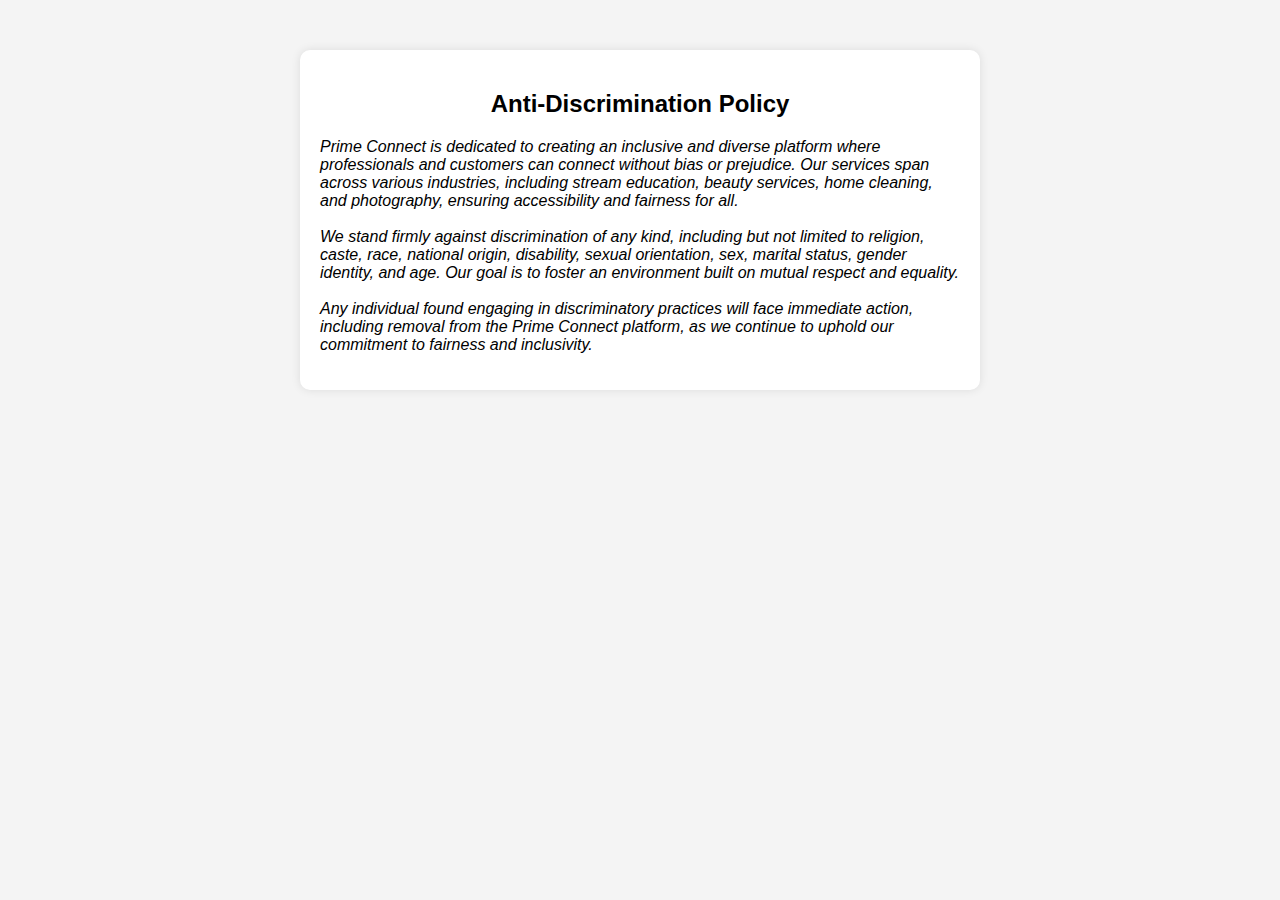
<file: antidis.html>
<!DOCTYPE html>
<html lang="en">
<head>
    <meta charset="UTF-8">
    <meta name="viewport" content="width=device-width, initial-scale=1.0">
    <title>Anti-Discrimination Policy</title>
    <style>
        body {
            font-family: Arial, sans-serif;
            margin: 0;
            padding: 0;
            background-color: #f4f4f4;
            text-align: center;
        }
        .container {
            width: 50%;
            margin: 50px auto;
            background: white;
            padding: 20px;
            border-radius: 10px;
            box-shadow: 0 0 10px rgba(0, 0, 0, 0.1);
        }
        .policy-text {
            text-align: left;
            font-style: italic;
        }
       
    </style>
</head>
<body>
    <div class="container">
        <h2>Anti-Discrimination Policy</h2>
        <p class="policy-text" id="policy">
            Prime Connect is dedicated to creating an inclusive and diverse platform where professionals and customers can connect without bias or prejudice. Our services span across various industries, including stream education, beauty services, home cleaning, and photography, ensuring accessibility and fairness for all. <br><br>
            We stand firmly against discrimination of any kind, including but not limited to religion, caste, race, national origin, disability, sexual orientation, sex, marital status, gender identity, and age. Our goal is to foster an environment built on mutual respect and equality. <br><br>
            Any individual found engaging in discriminatory practices will face immediate action, including removal from the Prime Connect platform, as we continue to uphold our commitment to fairness and inclusivity.
        </p>
    </div>

</body>
</html>
</file>
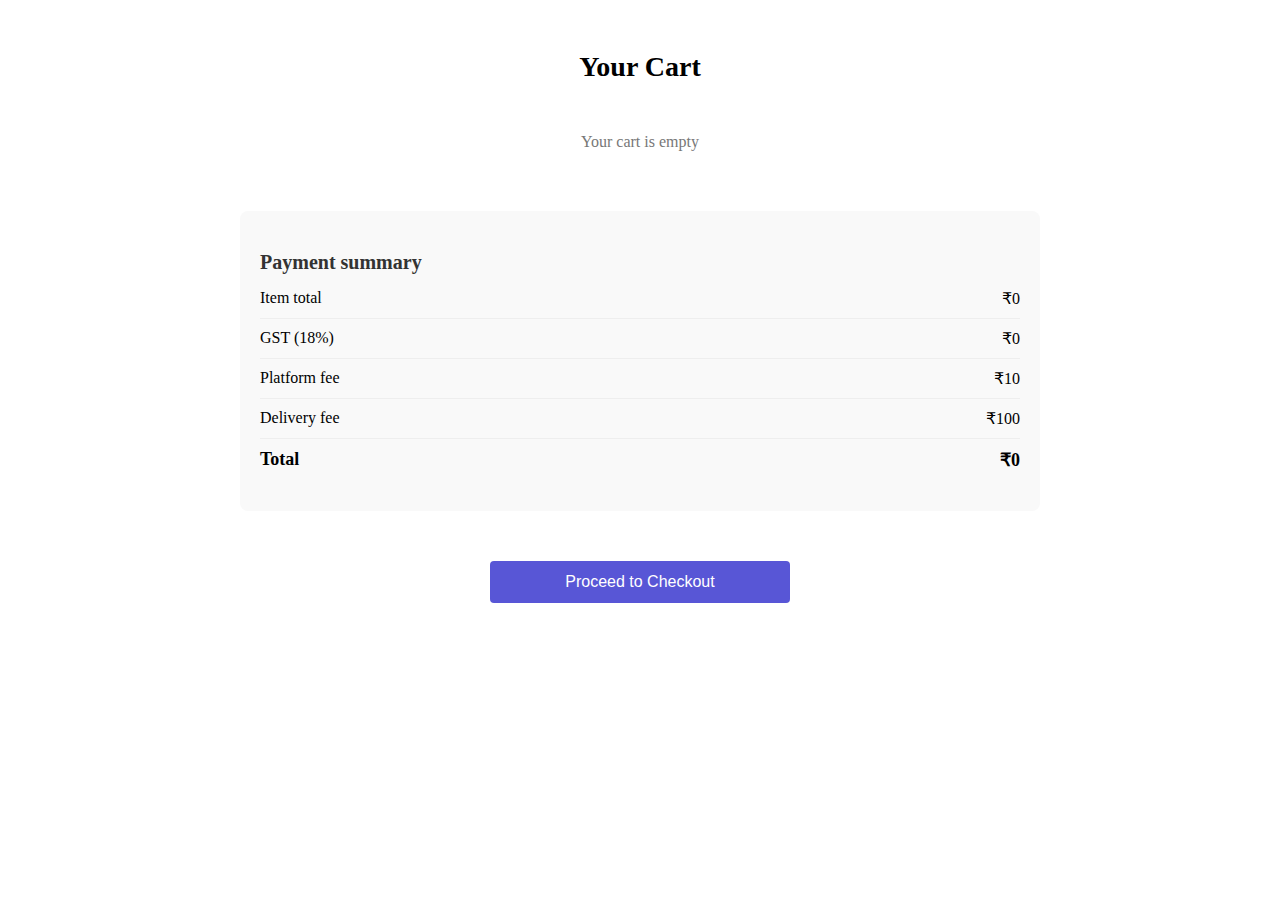
<file: cart.html>
<!DOCTYPE html>
<html lang="en">
<head>
    <meta charset="UTF-8">
    <meta name="viewport" content="width=device-width, initial-scale=1.0">
    <title>Your Cart</title>
    <link rel="stylesheet" href="common.css">
    <style>
        .cart-items {
            padding: 20px;
            max-width: 800px;
            margin: 0 auto;
        }

        .cart-items h2 {
            font-size: 28px;
            margin-bottom: 20px;
            text-align: center;
        }

        .cart-item {
            display: flex;
            justify-content: space-between;
            align-items: center;
            padding: 15px;
            border-bottom: 1px solid #eee;
        }

        .cart-item h3 {
            font-size: 18px;
            margin: 0;
            flex: 2;
        }

        .cart-item p {
            font-size: 16px;
            color: #5856D6;
            font-weight: bold;
            margin: 0;
            flex: 1;
            text-align: center;
        }
        .quantity-controls {
    display: flex;
    align-items: center;
    flex: 1;
    justify-content: flex-end;
}

    .quantity-btn {
        background-color: #f0f0f0; /* Light grey background */
        color: #5856D6; /* Purple color for the +/- symbols */
        border: none;
        width: 30px;
        height: 30px;
        border-radius: 4px; /* Square with slight rounding */
        font-size: 16px;
        cursor: pointer;
        display: flex;
        align-items: center;
        justify-content: center;
        margin: 0 5px;
        transition: all 0.2s ease;
    }

    .quantity-btn:hover {
        background-color: #e0e0e0; /* Slightly darker grey on hover */
        color: #4a45ba; /* Darker purple on hover */
    }

    .quantity {
        font-size: 16px;
        margin: 0 10px;
        min-width: 20px;
        text-align: center;
    }


        .payment-summary {
            margin-top: 30px;
            padding: 20px;
            background-color: #f9f9f9;
            border-radius: 8px;
        }

        .payment-summary h3 {
            font-size: 20px;
            margin-bottom: 15px;
            color: #333;
        }

        .summary-row {
            display: flex;
            justify-content: space-between;
            margin-bottom: 10px;
            padding-bottom: 10px;
            border-bottom: 1px solid #eee;
        }

        .summary-row.total {
            font-weight: bold;
            border-bottom: none;
            font-size: 18px;
        }

        .checkout-btn-container {
            text-align: center;
            margin-top: 30px;
        }

        #checkout-btn {
            background-color: #5856D6;
            color: white;
            border: none;
            padding: 12px 30px;
            border-radius: 4px;
            font-size: 16px;
            cursor: pointer;
            width: 100%;
            max-width: 300px;
        }

        #checkout-btn:hover {
            background-color: #4a45ba;
        }
        
        .empty-cart {
            text-align: center;
            padding: 30px;
            color: #777;
        }
    </style>
</head>
<body>
    <section class="cart-items">
        <h2>Your Cart</h2>
        <div id="cart-container"></div>
        
        <div class="payment-summary">
            <h3>Payment summary</h3>
            <div class="summary-row">
                <span>Item total</span>
                <span>₹<span id="item-total">0</span></span>
            </div>
            <div class="summary-row">
                <span>GST (18%)</span>
                <span>₹<span id="gst-amount">0</span></span>
            </div>
            <div class="summary-row">
                <span>Platform fee</span>
                <span>₹10</span>
            </div>
            <div class="summary-row">
                <span>Delivery fee</span>
                <span>₹100</span>
            </div>
            <div class="summary-row total">
                <span>Total</span>
                <span>₹<span id="total-amount">0</span></span>
            </div>
        </div>
        
        <div class="checkout-btn-container">
            <button id="checkout-btn" onclick="window.location.href='checkout.html'">Proceed to Checkout</button>
        </div>
    </section>

    <script>
        // Initialize cart if it doesn't exist
        if (!localStorage.getItem('cart')) {
            localStorage.setItem('cart', JSON.stringify([]));
        }

        // Display cart items
        function displayCartItems() {
            const cart = JSON.parse(localStorage.getItem('cart'));
            const cartContainer = document.getElementById('cart-container');
            const itemTotalElement = document.getElementById('item-total');
            const gstAmountElement = document.getElementById('gst-amount');
            const totalAmountElement = document.getElementById('total-amount');
            
            if (cart.length === 0) {
                cartContainer.innerHTML = '<p class="empty-cart">Your cart is empty</p>';
                itemTotalElement.textContent = '0';
                gstAmountElement.textContent = '0';
                totalAmountElement.textContent = '0';
                return;
            }
            
            // Group items by name and calculate quantities
            const groupedItems = {};
            cart.forEach(item => {
                if (!groupedItems[item.name]) {
                    groupedItems[item.name] = {
                        price: item.price,
                        quantity: 1
                    };
                } else {
                    groupedItems[item.name].quantity++;
                }
            });
            
            let itemTotal = 0;
            cartContainer.innerHTML = '';
            
            Object.keys(groupedItems).forEach(name => {
                const item = groupedItems[name];
                const itemElement = document.createElement('div');
                itemElement.className = 'cart-item';
                
                itemElement.innerHTML = `
                    <h3>${name}</h3>
                    <p>₹${item.price}</p>
                    <div class="quantity-controls">
                        <button class="quantity-btn minus" data-name="${name}">-</button>
                        <span class="quantity">${item.quantity}</span>
                        <button class="quantity-btn plus" data-name="${name}">+</button>
                    </div>
                `;
                
                cartContainer.appendChild(itemElement);
                itemTotal += item.price * item.quantity;
            });
            
            // Add event listeners to quantity buttons
            document.querySelectorAll('.quantity-btn.plus').forEach(btn => {
                btn.addEventListener('click', function() {
                    const itemName = this.getAttribute('data-name');
                    addToCart(itemName, groupedItems[itemName].price);
                });
            });
            
            document.querySelectorAll('.quantity-btn.minus').forEach(btn => {
                btn.addEventListener('click', function() {
                    const itemName = this.getAttribute('data-name');
                    removeFromCart(itemName);
                });
            });
            
            // Calculate GST (18% of item total)
            const gstAmount = itemTotal * 0.18;
            const platformFee = 100;
            const deliveryFee = 10;
            const totalAmount = itemTotal + gstAmount + platformFee + deliveryFee;
            
            // Update all amounts
            itemTotalElement.textContent = itemTotal.toFixed(2);
            gstAmountElement.textContent = gstAmount.toFixed(2);
            totalAmountElement.textContent = totalAmount.toFixed(2);
        }
       
        // Remove one quantity of item from cart
        function removeFromCart(name) {
            const cart = JSON.parse(localStorage.getItem('cart'));
            
            // Find the last occurrence of the item and remove it
            for (let i = cart.length - 1; i >= 0; i--) {
                if (cart[i].name === name) {
                    cart.splice(i, 1);
                    break;
                }
            }
            
            localStorage.setItem('cart', JSON.stringify(cart));
            displayCartItems();
        }
        
        // Add item to cart
        function addToCart(name, price) {
            const cart = JSON.parse(localStorage.getItem('cart')) || [];
            
            // Ensure price is properly converted to number
            const numericPrice = typeof price === 'string' ? 
                                parseFloat(price.replace(/[^0-9.]/g, '')) : 
                                Number(price);
            
            cart.push({ 
                name, 
                price: numericPrice 
            });
            
            localStorage.setItem('cart', JSON.stringify(cart));
            displayCartItems();
        }
        
        // Initialize cart display
        document.addEventListener('DOMContentLoaded', function() {
            displayCartItems();
        });
    </script>
</body>
</html>
</file>
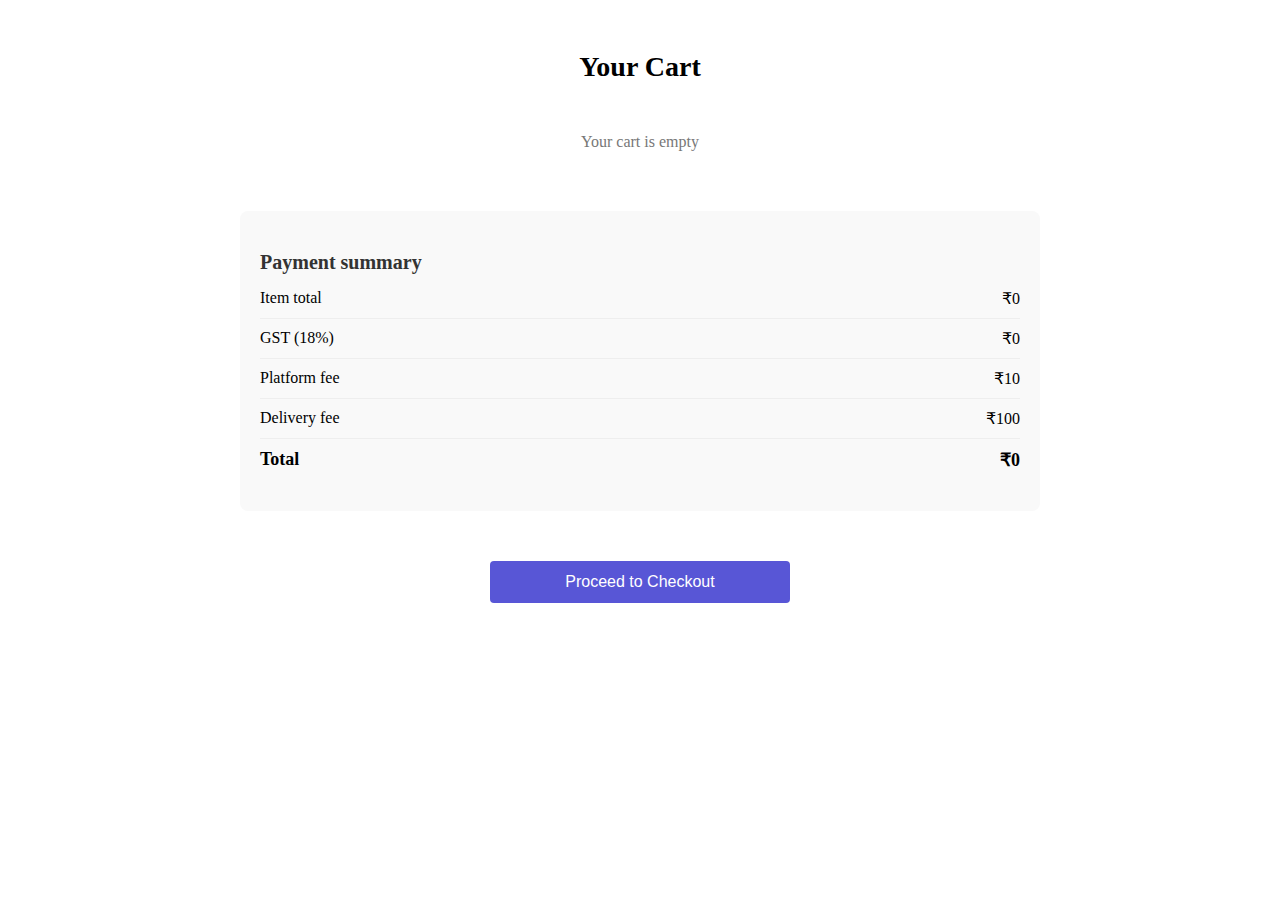
<file: checkout.html>
<!DOCTYPE html>
<html lang="en">
<head>
    <meta charset="UTF-8">
    <meta name="viewport" content="width=device-width, initial-scale=1.0">
    <title>Checkout</title>
    <link rel="stylesheet" href="common.css">
    <style>
        .checkout-container {
            max-width: 800px;
            margin: 20px auto;
            padding: 20px;
        }
        
        .checkout-steps {
            display: flex;
            justify-content: space-between;
            margin-bottom: 30px;
        }
        
        .step {
            flex: 1;
            text-align: center;
            padding: 10px;
            color: #777;
            border-bottom: 2px solid #ddd;
        }
        
        .step.active {
            color: #5856D6;
            border-bottom: 2px solid #5856D6;
            font-weight: bold;
        }
        
        .form-group {
            margin-bottom: 20px;
        }
        
        .form-group label {
            display: block;
            margin-bottom: 5px;
            font-weight: bold;
        }
        
        .form-group input, 
        .form-group textarea {
            width: 100%;
            padding: 10px;
            border: 1px solid #ddd;
            border-radius: 4px;
            box-sizing: border-box;
        }
        
        .form-group textarea {
            height: 100px;
        }
        
        .payment-summary {
            margin-top: 30px;
            padding: 20px;
            background-color: #f9f9f9;
            border-radius: 8px;
        }
        
        .payment-summary h3 {
            font-size: 20px;
            margin-bottom: 15px;
            color: #333;
        }
        
        .summary-row {
            display: flex;
            justify-content: space-between;
            margin-bottom: 10px;
            padding-bottom: 10px;
            border-bottom: 1px solid #eee;
        }
        
        .summary-row.total {
            font-weight: bold;
            border-bottom: none;
            font-size: 18px;
        }
        
        button[type="button"] {
            background-color: #5856D6;
            color: white;
            border: none;
            padding: 12px 30px;
            border-radius: 4px;
            font-size: 16px;
            cursor: pointer;
            width: 100%;
            max-width: 300px;
            display: block;
            margin: 30px auto 0;
        }
        
        button[type="button"]:hover {
            background-color: #4a45ba;
        }
        
        .order-item {
            padding: 10px 0;
            border-bottom: 1px solid #eee;
        }
    </style>
</head>
<body>
    <section class="checkout-container">
        <h2>Checkout</h2>
        <div class="checkout-steps">
            <div class="step active" onclick="navigateToStep(1)">1. Shipping Information</div>
            <div class="step" onclick="navigateToStep(2)">2. Payment</div>
            <div class="step" onclick="navigateToStep(3)">3. Confirmation</div>
        </div>
        
        <form id="checkout-form">
            <div class="form-group">
                <label for="name">Full Name</label>
                <input type="text" id="name" required>
            </div>
            
            <div class="form-group">
                <label for="email">Email</label>
                <input type="email" id="email" required>
            </div>
            
            <div class="form-group">
                <label for="address">Shipping Address</label>
                <textarea id="address" required></textarea>
            </div>
            
            <div class="form-group">
                <label for="phone">Phone Number</label>
                <input type="tel" id="phone" required>
            </div>
            
            <div class="payment-summary">
                <h3>Order Summary</h3>
                <div id="order-items"></div>
                
                <h3>Payment Summary</h3>
                <div class="summary-row">
                    <span>Item total</span>
                    <span>₹<span id="item-total">0</span></span>
                </div>
                <div class="summary-row">
                    <span>GST (18%)</span>
                    <span>₹<span id="gst-amount">0</span></span>
                </div>
                <div class="summary-row">
                    <span>Platform fee</span>
                    <span>₹100</span>
                </div>
                <div class="summary-row">
                    <span>Delivery fee</span>
                    <span>₹10</span>
                </div>
                <div class="summary-row total">
                    <span>Total</span>
                    <span>₹<span id="total-amount">0</span></span>
                </div>
            </div>
            
            <button type="button" onclick="proceedToPayment()">Proceed to Payment</button>
        </form>
    </section>

    <script>
        // Display order items and calculate payment summary
        function displayOrderSummary() {
            const cart = JSON.parse(localStorage.getItem('cart')) || [];
            const orderItems = document.getElementById('order-items');
            const itemTotalElement = document.getElementById('item-total');
            const gstAmountElement = document.getElementById('gst-amount');
            const totalAmountElement = document.getElementById('total-amount');

            if (!cart || cart.length === 0) {
                window.location.href = 'cart.html';
                return;
            }

            let itemTotal = 0;
            orderItems.innerHTML = '';

            cart.forEach(item => {
                // Ensure price is treated as a number
                const price = typeof item.price === 'string' ?
                                    parseFloat(item.price.replace(/[^0-9.]/g, '')) :
                                    Number(item.price);

                const itemElement = document.createElement('div');
                itemElement.className = 'order-item';
                itemElement.innerHTML = `
                    <p>${item.name} - ₹${price.toFixed(2)}</p>
                `;
                orderItems.appendChild(itemElement);
                itemTotal += price;
            });

            // Calculate GST (18% of item total)
            const gstAmount = itemTotal * 0.18;
            const platformFee = 100;
            const deliveryFee = 10;
            const totalAmount = itemTotal + gstAmount + platformFee + deliveryFee;
            
            // Update all amounts
            itemTotalElement.textContent = itemTotal.toFixed(2);
            gstAmountElement.textContent = gstAmount.toFixed(2);
            totalAmountElement.textContent = totalAmount.toFixed(2);
            
            // Store the total in localStorage for the payment page
            localStorage.setItem('cartTotal', totalAmount.toFixed(2));
        }
       
        // Proceed to payment page
        function proceedToPayment() {
            const form = document.getElementById('checkout-form');
            if (form.checkValidity()) {
                // Save shipping info to localStorage
                const shippingInfo = {
                    name: document.getElementById('name').value,
                    email: document.getElementById('email').value,
                    address: document.getElementById('address').value,
                    phone: document.getElementById('phone').value
                };
                localStorage.setItem('shippingInfo', JSON.stringify(shippingInfo));
                
                window.location.href = 'payment.html';
            } else {
                form.reportValidity();
            }
        }
        
        // Initialize page
        document.addEventListener('DOMContentLoaded', function() {
            displayOrderSummary();
        });
        function navigateToStep(stepNumber) {
    // Determine current page
    const currentPage = window.location.pathname.split('/').pop();
    
    // Don't navigate if clicking the current active step
    if ((currentPage === 'checkout.html' && stepNumber === 1) ||
        (currentPage === 'payment.html' && stepNumber === 2) ||
        (currentPage === 'confirmation.html' && stepNumber === 3)) {
        return;
    }
    
    // Navigation logic
    switch(stepNumber) {
        case 1:
            // Only allow going back to checkout from payment
            if (currentPage === 'payment.html' || currentPage === 'confirmation.html') {
                window.location.href = 'checkout.html';
            }
            break;
        case 2:
            // Only allow going to payment from checkout or back from confirmation
            if (currentPage === 'checkout.html') {
                // Validate form before proceeding
                const form = document.getElementById('checkout-form');
                if (form.checkValidity()) {
                    proceedToPayment(); // Use your existing function
                } else {
                    form.reportValidity();
                }
            } else if (currentPage === 'confirmation.html') {
                window.location.href = 'payment.html';
            }
            break;
        case 3:
            // Only allow going to confirmation from payment
            if (currentPage === 'payment.html') {
                proceedToPay(); // Use your existing function
            }
            break;
    }
}
    </script>
</body>
</html>
</file>
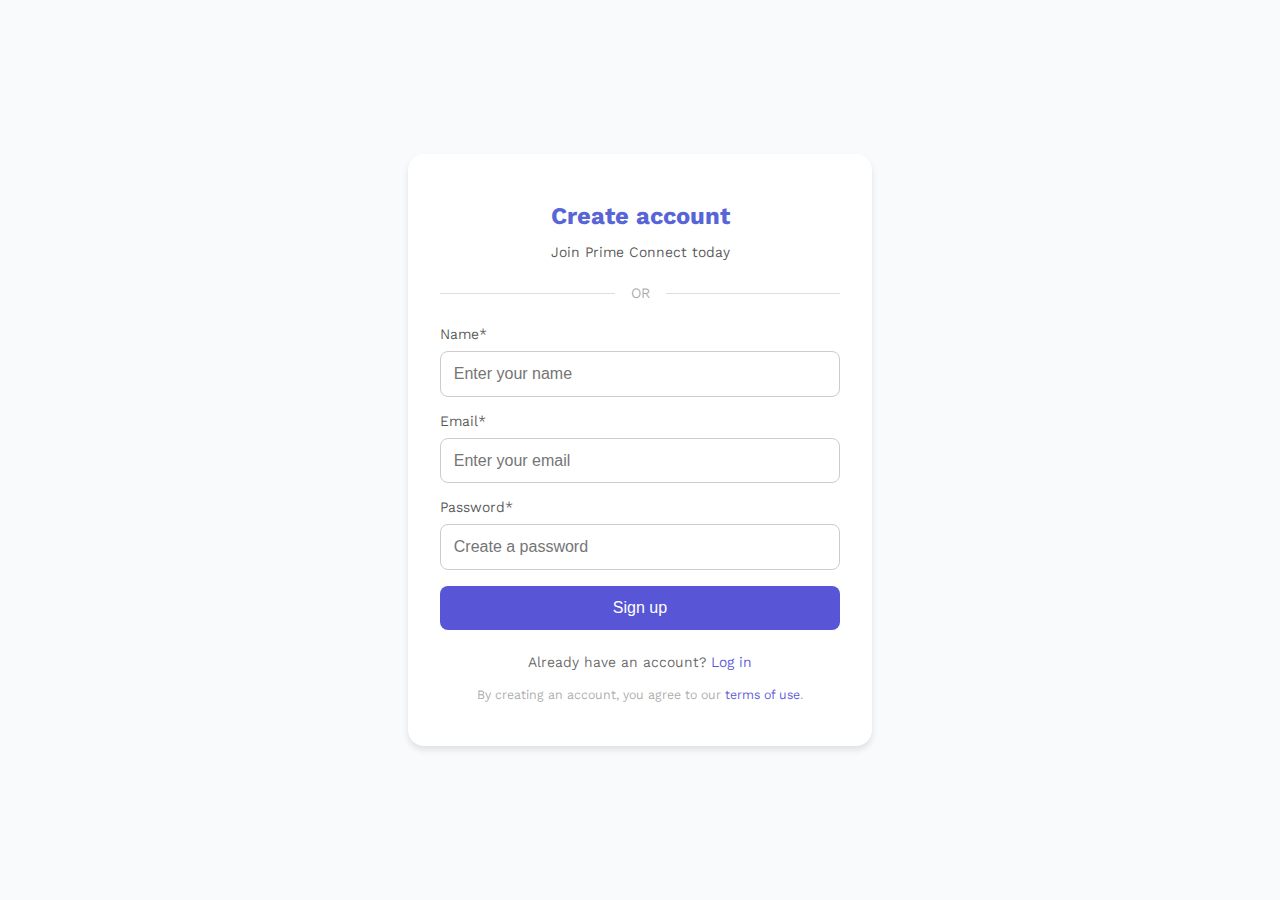
<file: createacc.html>
<!DOCTYPE html>
<html lang="en">
<head>
    <meta charset="UTF-8">
    <meta name="viewport" content="width=device-width, initial-scale=1.0">
    <title>Create Account</title>
    <style>
        @import url('https://fonts.googleapis.com/css2?family=Inter:ital,opsz,wght@0,14..32,100..900;1,14..32,100..900&family=Kantumruy+Pro:ital,wght@0,100..700;1,100..700&family=Noto+Sans+Gurmukhi:wght@100..900&display=swap');
        @import url('https://fonts.googleapis.com/css2?family=Inter:ital,opsz,wght@0,14..32,100..900;1,14..32,100..900&family=Kantumruy+Pro:ital,wght@0,100..700;1,100..700&family=Libre+Caslon+Text:ital,wght@0,400;0,700;1,400&family=Noto+Sans+Gurmukhi:wght@100..900&display=swap');   
        
        body {
            background-color: #f9fafb;
            display: flex;
            justify-content: center;
            align-items: center;
            height: 100vh;
            margin: 0;
            font-family: 'Kantumruy Pro', sans-serif;
        }
        
        p {
            font-family: 'Kantumruy Pro', sans-serif;
        }
        
        .signup-card {
            background: #ffffff;
            padding: 2rem;
            border-radius: 16px;
            box-shadow: 0 4px 6px rgba(0, 0, 0, 0.1);
            max-width: 400px;
            width: 100%;
            text-align: center;
        }

        .header h1 {
            font-size: 1.5rem;
            margin-bottom: 0.5rem;
            color: #5865d6;
        }

        .header p {
            font-size: 0.9rem;
            color: #555;
            margin-bottom: 1.5rem;
        }

        .form-group {
            margin-bottom: 1rem;
            text-align: left;
        }

        .form-group label {
            font-size: 0.9rem;
            margin-bottom: 0.5rem;
            display: block;
            color: #555;
        }

        .input-field {
            width: 93%;
            padding: 0.8rem;
            border: 1px solid #ccc;
            border-radius: 8px;
            font-size: 1rem;
            outline: none;
        }

        .input-field:focus {
            border-color: #5856d6;
            box-shadow: 0 0 0 2px rgba(88, 86, 214, 0.2);
        }

        .input-field.error {
            border-color: #ff0000;
        }

        .error-message {
            color: #ff0000;
            font-size: 0.8rem;
            margin-top: 0.3rem;
            display: none;
        }

        .btn-signup {
            width: 100%;
            padding: 0.8rem;
            background: #5856d6;
            color: #ffffff;
            font-size: 1rem;
            border: none;
            border-radius: 8px;
            cursor: pointer;
            transition: 0.3s ease;
        }

        .btn-signup:hover {
            background: #4745b3;
        }

        .divider {
            margin: 1.5rem 0;
            display: flex;
            align-items: center;
            color: #aaa;
            font-size: 0.9rem;
        }

        .divider::before,
        .divider::after {
            content: '';
            flex: 1;
            height: 1px;
            background: #ddd;
        }

        .divider span {
            margin: 0 1rem;
        }

        .footer {
            margin-top: 1.5rem;
            font-size: 0.9rem;
            color: #666;
        }

        .footer .login-link {
            color: #5856D6;
            text-decoration: none;
        }

        .footer .login-link:hover {
            text-decoration: underline;
        }

        .terms {
            margin-top: 1rem;
            font-size: 0.8rem;
            color: #aaa;
        }

        .terms .terms-link {
            color:#5856D6;
            text-decoration: none;
        }

        .terms .terms-link:hover {
            text-decoration: underline;
        }

        .alert {
            padding: 12px;
            border-radius: 8px;
            margin-bottom: 1rem;
            display: none;
        }
        
        .alert-success {
            background-color: #d1fae5;
            color: #065f46;
            border: 1px solid #a7f3d0;
        }
        
        .alert-error {
            background-color: #fee2e2;
            color: #b91c1c;
            border: 1px solid #fecaca;
        }

        @media (max-width: 768px) {
            .signup-card {
                padding: 1.5rem;
                border-radius: 12px;
            }

            .header h1 {
                font-size: 1.3rem;
            }

            .input-field {
                padding: 0.7rem;
                font-size: 0.95rem;
            }

            .btn-signup {
                padding: 0.7rem;
                font-size: 0.95rem;
            }
        }

        @media (max-width: 480px) {
            body {
                padding: 1rem;
            }

            .signup-card {
                padding: 1rem;
                box-shadow: none;
                border-radius: 8px;
            }

            .header h1 {
                font-size: 1.2rem;
            }

            .btn-signup {
                padding: 0.6rem;
                font-size: 0.9rem;
            }

            .divider {
                font-size: 0.85rem;
            }

            .footer {
                font-size: 0.8rem;
            }

            .terms {
                font-size: 0.75rem;
            }
        }
    </style>
</head>
<body class="container">
    <div class="signup-card">
        <div id="alertBox" class="alert" style="display: none;"></div>
        
        <div class="header">
            <h1>Create account</h1>
            <p>Join Prime Connect today</p>
        </div>

        <div class="divider">
            <span>OR</span>
        </div>

        <form id="signupForm">
            <div class="form-group">
                <label for="name">Name*</label>
                <input 
                    type="text" 
                    id="name" 
                    class="input-field" 
                    placeholder="Enter your name"
                    required
                >
                <div id="name-error" class="error-message">Please enter your name</div>
            </div>

            <div class="form-group">
                <label for="email">Email*</label>
                <input 
                    type="email" 
                    id="email" 
                    class="input-field" 
                    placeholder="Enter your email"
                    required
                >
                <div id="email-error" class="error-message">Please enter a valid email</div>
            </div>

            <div class="form-group">
                <label for="password">Password*</label>
                <input 
                    type="password" 
                    id="password" 
                    class="input-field" 
                    placeholder="Create a password"
                    required
                    minlength="6"
                >
                <div id="password-error" class="error-message">Password must be at least 6 characters</div>
            </div>
            <button type="submit" class="btn-signup">
                Sign up
            </button>
        </form>

        <div class="footer">
            Already have an account? 
            <a href="login.html" class="login-link">Log in</a>
        </div>

        <p class="terms">By creating an account, you agree to our <a href="#" class="terms-link">terms of use</a>.</p>
    </div>

    <script>
        document.getElementById('signupForm').addEventListener('submit', function(e) {
            e.preventDefault();
            
            // Get form values
            const name = document.getElementById('name').value.trim();
            const email = document.getElementById('email').value.trim();
            const password = document.getElementById('password').value.trim();
            const alertBox = document.getElementById('alertBox');
            
            // Validate fields
            let isValid = true;
            
            // Name validation
            if (name === '') {
                document.getElementById('name').classList.add('error');
                document.getElementById('name-error').style.display = 'block';
                isValid = false;
            } else {
                document.getElementById('name').classList.remove('error');
                document.getElementById('name-error').style.display = 'none';
            }
            
            // Email validation
            const emailRegex = /^[^\s@]+@[^\s@]+\.[^\s@]+$/;
            if (!emailRegex.test(email)) {
                document.getElementById('email').classList.add('error');
                document.getElementById('email-error').style.display = 'block';
                isValid = false;
            } else {
                document.getElementById('email').classList.remove('error');
                document.getElementById('email-error').style.display = 'none';
            }
            
            // Password validation
            if (password.length < 6) {
                document.getElementById('password').classList.add('error');
                document.getElementById('password-error').style.display = 'block';
                isValid = false;
            } else {
                document.getElementById('password').classList.remove('error');
                document.getElementById('password-error').style.display = 'none';
            }
            
            if (!isValid) return;
            
            // Check if user already exists
            const storedUsers = JSON.parse(localStorage.getItem('users')) || [];
            const userExists = storedUsers.some(user => user.email === email);
            
            if (userExists) {
                showAlert('User already exists. Please login instead.', 'error');
                return;
            }
            
            // Create new user
            const newUser = { 
                name, 
                email, 
                password,
                createdAt: new Date().toISOString()
            };
            
            storedUsers.push(newUser);
            localStorage.setItem('users', JSON.stringify(storedUsers));
            
            // Store current user and login status
            localStorage.setItem('currentUser', JSON.stringify(newUser));
            localStorage.setItem('isLoggedIn', 'true');
            
            showAlert('Account created successfully! Redirecting...', 'success');
            
            // Redirect after delay
            setTimeout(() => {
                window.location.href = 'index.html';
            }, 1500);
        });

        function showAlert(message, type) {
            const alertBox = document.getElementById('alertBox');
            alertBox.textContent = message;
            alertBox.className = `alert alert-${type}`;
            alertBox.style.display = 'block';
        }

        // Add input event listeners to clear errors when typing
        document.getElementById('name').addEventListener('input', function() {
            if (this.value.trim() !== '') {
                this.classList.remove('error');
                document.getElementById('name-error').style.display = 'none';
            }
        });
        
        document.getElementById('email').addEventListener('input', function() {
            const emailRegex = /^[^\s@]+@[^\s@]+\.[^\s@]+$/;
            if (emailRegex.test(this.value.trim())) {
                this.classList.remove('error');
                document.getElementById('email-error').style.display = 'none';
            }
        });
        
        document.getElementById('password').addEventListener('input', function() {
            if (this.value.length >= 6) {
                this.classList.remove('error');
                document.getElementById('password-error').style.display = 'none';
            }
        });
    </script>
</body>
</html>
</file>
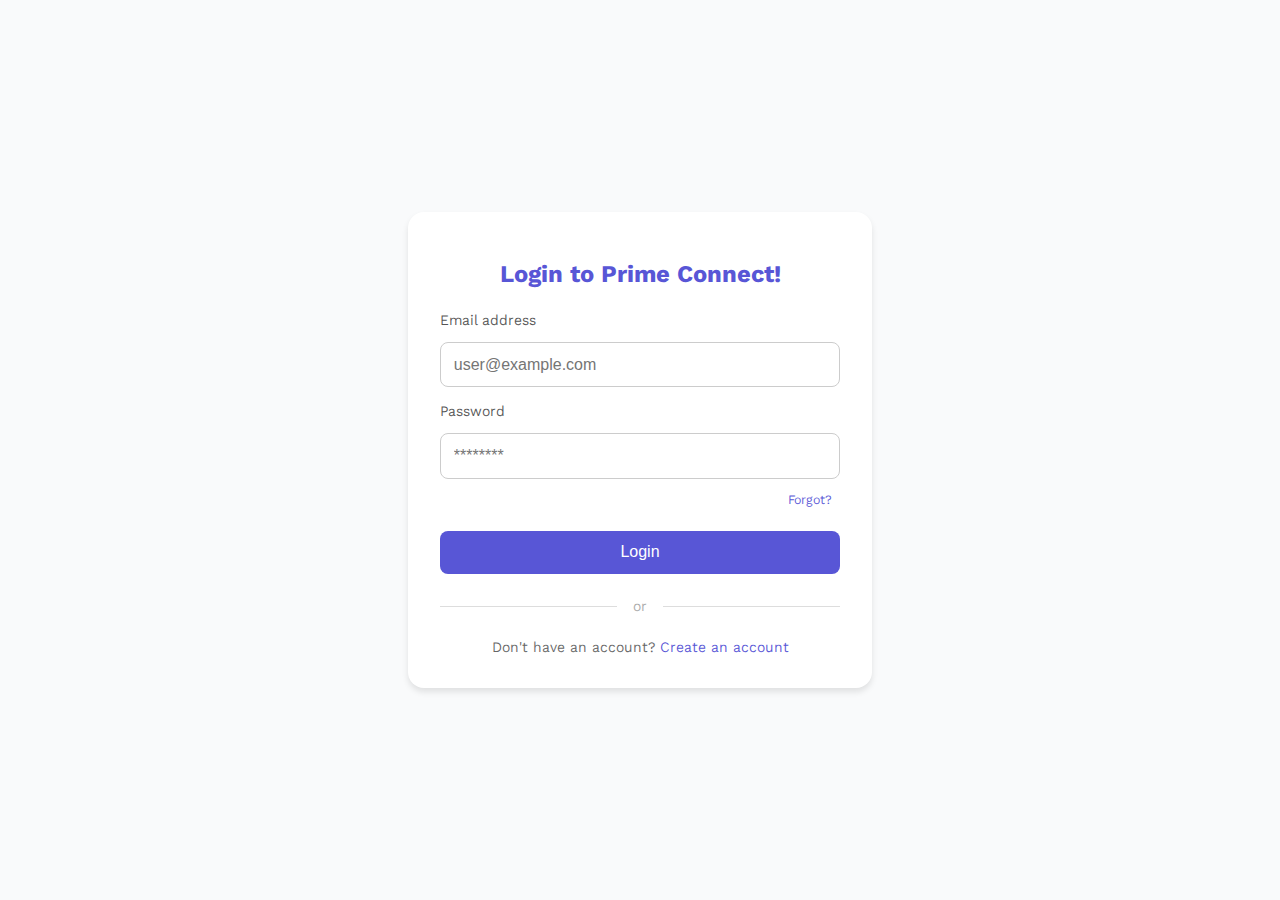
<file: login.html>
<!DOCTYPE html>
<html lang="en">
<head>
    <meta charset="UTF-8">
    <meta name="viewport" content="width=device-width, initial-scale=1.0">
    <title>Login to Prime Connect</title>
    <style>
        @import url('https://fonts.googleapis.com/css2?family=Inter:ital,opsz,wght@0,14..32,100..900;1,14..32,100..900&family=Kantumruy+Pro:ital,wght@0,100..700;1,100..700&family=Noto+Sans+Gurmukhi:wght@100..900&display=swap');
        
        body {
            background-color: #f9fafb;
            display: flex;
            justify-content: center;
            align-items: center;
            height: 100vh;
            margin: 0;
            font-family: 'Kantumruy Pro', sans-serif;
        }
        
        .login-card {
            background: #ffffff;
            padding: 2rem;
            border-radius: 16px;
            box-shadow: 0 4px 6px rgba(0, 0, 0, 0.1);
            max-width: 400px;
            width: 100%;
            text-align: center;
        }

        .header h1 {
            font-size: 1.5rem;
            margin-bottom: 1.5rem;
            color: #5856D6;
        }

        .form-group {
            margin-bottom: 1rem;
            text-align: left;
            position: relative;
        }

        .form-group label {
            font-size: 0.9rem;
            margin-bottom: 0.5rem;
            display: block;
            color: #555;
        }

        .input-field {
            width: 100%;
            padding: 0.8rem;
            border: 1px solid #ccc;
            border-radius: 8px;
            font-size: 1rem;
            margin-top: 0.3rem;
            outline: none;
            box-sizing: border-box;
        }

        .input-field:focus {
            border-color: #5856D6;
            box-shadow: 0 0 0 2px rgba(88, 86, 214, 0.2);
        }

        .forgot-link {
            font-size: 0.8rem;
            color: #5856D6;
            float: right;
            text-decoration: none;
            margin-top: 0.3rem;
            padding: 8px;
        }

        .forgot-link:hover {
            text-decoration: underline;
        }

        .btn-login {
            width: 100%;
            padding: 0.8rem; 
            background: #5856D6;
            color: #ffffff;
            font-size: 1rem;
            border: none;
            border-radius: 8px;
            cursor: pointer;
            margin-top: 1rem;
            transition: background 0.3s;
        }

        .btn-login:hover {
            background: #5b21b6;
        }

        .error-message {
            color: #e53e3e;
            font-size: 0.8rem;
            margin-top: 0.25rem;
            display: none;
        }

        .input-field.error {
            border-color: #e53e3e;
        }

        .divider {
            margin: 1.5rem 0;
            display: flex;
            align-items: center;
            color: #aaa;
            font-size: 0.9rem;
        }

        .divider::before,
        .divider::after {
            content: '';
            flex: 1;
            height: 1px;
            background: #ddd;
        }

        .divider span {
            margin: 0 1rem;
        }

        .btn-google {
            width: 100%;
            padding: 0.8rem;
            background: #ffffff;
            border: 1px solid #ccc;
            display: flex;
            align-items: center;
            justify-content: center;
            border-radius: 8px;
            cursor: pointer;
            transition: background 0.3s;
        }

        .btn-google:hover {
            background: #f7f7f7;
        }

        .google-icon {
            width: 20px;
            height: 20px;
            margin-right: 0.5rem;
        }

        .footer {
            margin-top: 1.5rem;
            font-size: 0.9rem;
            color: #666;
        }

        .footer .create-link {
            color: #5856D6;
            text-decoration: none;
        }

        .footer .create-link:hover {
            text-decoration: underline;
        }

        .alert {
            padding: 12px;
            border-radius: 8px;
            margin-bottom: 1rem;
            display: none;
        }
        
        .alert-error {
            background-color: #fee2e2;
            color: #b91c1c;
            border: 1px solid #fecaca;
        }

        @media (max-width: 768px) {
            .login-card {
                padding: 1.5rem;
                border-radius: 12px;
            }

            .header h1 {
                font-size: 1.3rem;
            }
        }

        @media (max-width: 480px) {
            body {
                padding: 1rem;
            }

            .login-card {
                padding: 1rem;
                box-shadow: none;
                border-radius: 8px;
            }
        }
    </style>
</head>
<body class="container">
    <div class="login-card">
        <div id="alertBox" class="alert alert-error" style="display: none;"></div>
        
        <div class="header">
            <h1>Login to Prime Connect!</h1>
        </div>

        <form id="loginForm">
            <div class="form-group">
                <label for="email">Email address</label>
                <input 
                    type="email" 
                    id="email" 
                    class="input-field" 
                    placeholder="user@example.com"
                    required
                >
                <div id="emailError" class="error-message">Please enter a valid email address</div>
            </div>

            <div class="form-group">
                <label for="password">Password</label>
                <input 
                    type="password" 
                    id="password" 
                    class="input-field" 
                    placeholder="********"
                    required
                    minlength="6"
                >
                <div id="passwordError" class="error-message">Password must be at least 6 characters</div>
                <a href="#" class="forgot-link">Forgot?</a>
            </div>

            <button type="submit" class="btn-login">Login</button>
        </form>

        <div class="divider">
            <span>or</span>
        </div>

        <div class="footer">
            Don't have an account? 
            <a href="createacc.html" class="create-link">Create an account</a>
        </div>
    </div>

    <script>
        document.getElementById('loginForm').addEventListener('submit', function(e) {
            e.preventDefault();
            
            // Get form elements
            const email = document.getElementById('email');
            const password = document.getElementById('password');
            const emailError = document.getElementById('emailError');
            const passwordError = document.getElementById('passwordError');
            const alertBox = document.getElementById('alertBox');
            
            // Reset states
            email.classList.remove('error');
            password.classList.remove('error');
            emailError.style.display = 'none';
            passwordError.style.display = 'none';
            alertBox.style.display = 'none';
            
            // Validate email
            const emailRegex = /^[^\s@]+@[^\s@]+\.[^\s@]+$/;
            if (!emailRegex.test(email.value)) {
                email.classList.add('error');
                emailError.style.display = 'block';
                return;
            }
            
            // Validate password
            if (password.value.length < 6) {
                password.classList.add('error');
                passwordError.style.display = 'block';
                return;
            }
            
            // Check if user exists in localStorage
            const storedUsers = JSON.parse(localStorage.getItem('users')) || [];
            const user = storedUsers.find(u => u.email === email.value);
            
            if (!user) {
                showAlert('No user found. Please create an account.', 'error');
                return;
            }
            
            // Check password
            if (user.password !== password.value) {
                showAlert('Incorrect password. Please try again.', 'error');
                return;
            }
            
            // Login successful - store current user
            localStorage.setItem('currentUser', JSON.stringify(user));
            localStorage.setItem('isLoggedIn', 'true');
            
            // Redirect to home page
            window.location.href = 'index.html';
        });

        function showAlert(message, type) {
            const alertBox = document.getElementById('alertBox');
            alertBox.textContent = message;
            alertBox.className = `alert alert-${type}`;
            alertBox.style.display = 'block';
        }

        // Real-time validation
        document.getElementById('email').addEventListener('input', function() {
            const emailRegex = /^[^\s@]+@[^\s@]+\.[^\s@]+$/;
            if (emailRegex.test(this.value)) {
                this.classList.remove('error');
                document.getElementById('emailError').style.display = 'none';
            }
        });
        
        document.getElementById('password').addEventListener('input', function() {
            if (this.value.length >= 6) {
                this.classList.remove('error');
                document.getElementById('passwordError').style.display = 'none';
            }
        });
    </script>
</body>
</html>
</file>
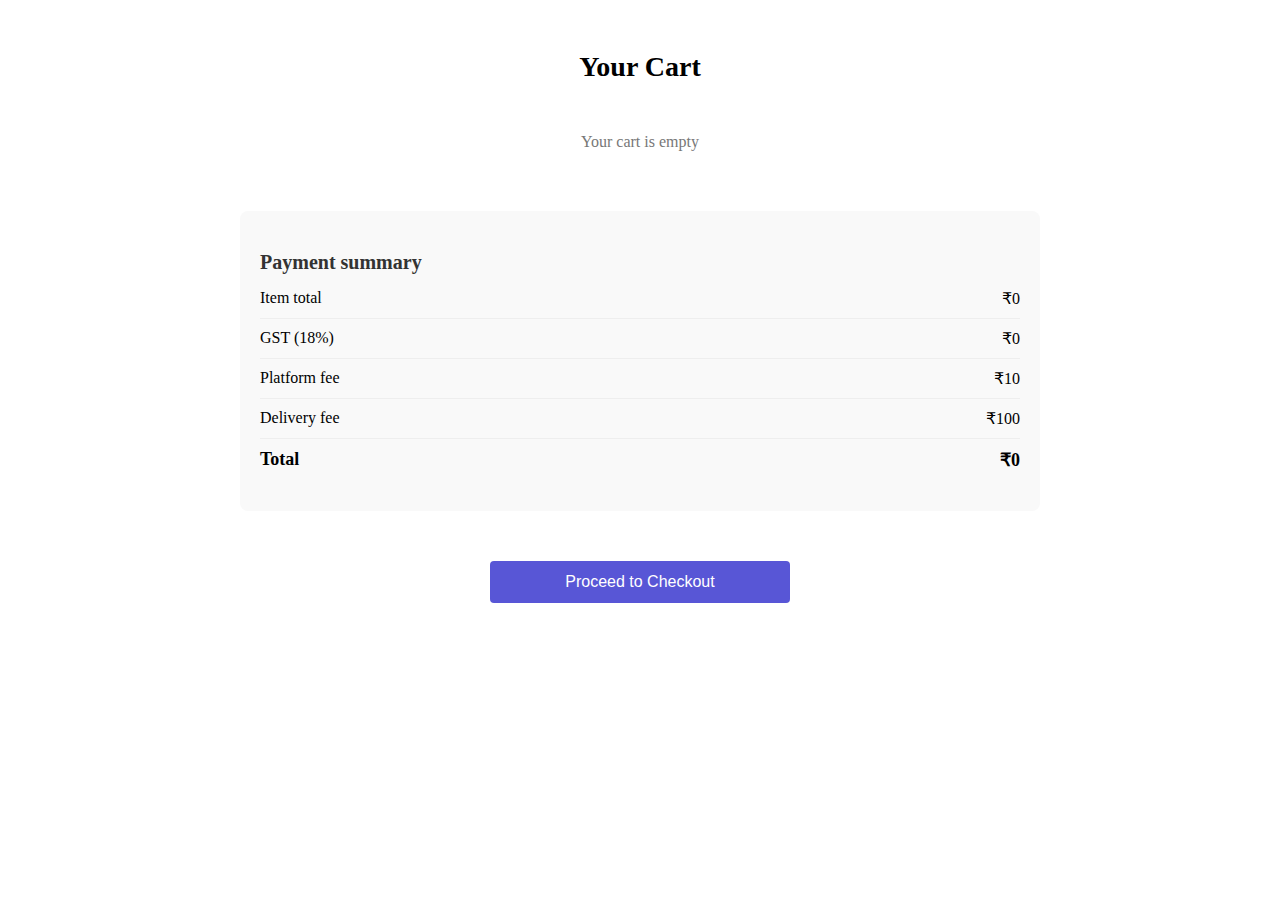
<file: payment.html>
<!DOCTYPE html>
<html lang="en">
<head>
    <meta charset="UTF-8">
    <meta name="viewport" content="width=device-width, initial-scale=1.0">
    <title>Payment</title>
    <link rel="stylesheet" href="common.css">
</head>
<body>
    <section class="payment-container">
        <h2>Select a Payment Method</h2>
        <div class="checkout-steps">
            <div class="step completed" onclick="navigateToStep(1)">1. Shipping Information</div>
            <div class="step active" onclick="navigateToStep(2)">2. Payment</div>
            <div class="step" onclick="navigateToStep(3)">3. Confirmation</div>
        </div>
        
        <div class="payment-methods">
            <div class="payment-method active" onclick="selectPaymentMethod('upi')">
                <img src="https://cdn-icons-png.flaticon.com/512/825/825454.png" alt="UPI">
                <div class="payment-text">UPI</div>
            </div>
            
            <div class="payment-method" onclick="selectPaymentMethod('card')">
                <img src="https://cdn-icons-png.flaticon.com/512/196/196578.png" alt="Card">
                <div class="payment-text">Credit/Debit Card</div>
            </div>
            
            <div class="payment-method" onclick="selectPaymentMethod('wallet')">
                <img src="https://cdn-icons-png.flaticon.com/512/7613/7613503.png" alt="Wallet">
                <div class="payment-text">Wallet</div>
            </div>
            
            <div class="payment-method" onclick="selectPaymentMethod('cod')">
                <img src="https://cdn-icons-png.flaticon.com/512/2331/2331970.png" alt="Cash on Delivery">
                <div class="payment-text">Cash on Delivery</div>
            </div>
            <div class="payment-method" onclick="selectPaymentMethod('card')">
                <img src="https://cdn-icons-png.flaticon.com/128/4519/4519104.png" alt="Card">
                <div class="payment-text">Net Banking</div>
            </div>
        </div>
        
        <button class="proceed-button" type="button" onclick="proceedToPay()">
            Proceed to Pay (<span id="payment-amount">₹0</span>)
        </button>
    </section>

    <script src="script.js"></script>
   
      <script>
        console.log('Cart before payment:', JSON.parse(localStorage.getItem('cart')));
        console.log('Redirecting to confirmation page');
    let selectedPaymentMethod = 'upi';
    
    function selectPaymentMethod(method) {
        selectedPaymentMethod = method;
        const methods = document.querySelectorAll('.payment-method');
        methods.forEach(m => m.classList.remove('active'));
        event.currentTarget.classList.add('active');
    }
    
    function calculateTotal() {
        const cart = JSON.parse(localStorage.getItem('cart'));
        
        if (!cart || cart.length === 0) {
            window.location.href = 'cart.html';
            return 0;
        }
        
        // Calculate item total
        let itemTotal = 0;
        cart.forEach(item => {
            itemTotal += item.price;
        });
        
        // Calculate GST (18% of item total)
        const gstAmount = itemTotal * 0.18;
        const platformFee = 100;
        const deliveryFee = 10;
        
        // Calculate final total
        const totalAmount = itemTotal + gstAmount + platformFee + deliveryFee;
        
        return totalAmount;
    }
    
    function updatePaymentAmount() {
        const total = calculateTotal();
        document.getElementById('payment-amount').textContent = `₹${total.toFixed(2)}`;
    }
    
    // function proceedToPay() {
    //     localStorage.setItem('selectedPaymentMethod', selectedPaymentMethod);
    //     window.location.href = 'confirmation.html';
    // }
    function proceedToPay() {
    // Check if cart exists and has items
    const cart = JSON.parse(localStorage.getItem('cart'));
    if (!cart || cart.length === 0) {
        alert('Your cart is empty! Redirecting to cart page.');
        window.location.href = 'cart.html';
        return;
    }
    
    // Save payment method
    localStorage.setItem('selectedPaymentMethod', selectedPaymentMethod);
    
    // Generate a simple order number (you can make this more sophisticated)
    const orderNumber = 'ORD-' + Date.now();
    localStorage.setItem('orderNumber', orderNumber);
    
    // Redirect to confirmation page
    window.location.href = 'confirmation.html';
}
    
    document.addEventListener('DOMContentLoaded', function() {
        updatePaymentAmount();
    });
    function navigateToStep(stepNumber) {
    // Determine current page
    const currentPage = window.location.pathname.split('/').pop();
    
    // Don't navigate if clicking the current active step
    if ((currentPage === 'checkout.html' && stepNumber === 1) ||
        (currentPage === 'payment.html' && stepNumber === 2) ||
        (currentPage === 'confirmation.html' && stepNumber === 3)) {
        return;
    }
    
    // Navigation logic
    switch(stepNumber) {
        case 1:
            // Only allow going back to checkout from payment
            if (currentPage === 'payment.html' || currentPage === 'confirmation.html') {
                window.location.href = 'checkout.html';
            }
            break;
        case 2:
            // Only allow going to payment from checkout or back from confirmation
            if (currentPage === 'checkout.html') {
                // Validate form before proceeding
                const form = document.getElementById('checkout-form');
                if (form.checkValidity()) {
                    proceedToPayment(); // Use your existing function
                } else {
                    form.reportValidity();
                }
            } else if (currentPage === 'confirmation.html') {
                window.location.href = 'payment.html';
            }
            break;
        case 3:
            // Only allow going to confirmation from payment
            if (currentPage === 'payment.html') {
                proceedToPay(); // Use your existing function
            }
            break;
    }
}
</script>
</body>
</html>
</file>
<file: common.css>
/* Checkout, Payment, Confirmation Pages */
.checkout-container, 
.payment-container, 
.confirmation-container {
    max-width: 800px;
    margin: 20px auto;
    padding: 20px;
}

.checkout-steps {
    display: flex;
    justify-content: space-between;
    margin-bottom: 30px;
}


.step.active {
    color: #5856D6;
    border-bottom: 2px solid #5856D6;
    font-weight: bold;
}
.step {
    flex: 1;
    text-align: center;
    padding: 10px;
    color: #777;
    border-bottom: 2px solid #ddd;
    /* ... existing styles ... */
    cursor: pointer;
    transition: color 0.3s;
}

.step:hover {
    color: #5856D6;
}

.step.completed:hover {
    color: #5856d6;
}

.form-group {
    margin-bottom: 20px;
}

.form-group label {
    display: block;
    margin-bottom: 5px;
    font-weight: bold;
}

.form-group input,
.form-group textarea,
.form-group select {
    width: 100%;
    padding: 10px;
    border: 1px solid #ddd;
    border-radius: 4px;
    font-size: 16px;
}

.form-row {
    display: flex;
    gap: 20px;
}

.form-row .form-group {
    flex: 1;
}
.order-summary {
    margin-top: 30px;
    padding: 20px;
    background-color: #f9f9f9;
    border-radius: 8px;
}

.order-summary h3 {
    margin-top: 0;
}

.order-item {
    padding: 10px 0;
    border-bottom: 1px solid #eee;
}

.order-total {
    text-align: right;
    font-weight: bold;
    font-size: 18px;
    margin-top: 15px;
}


/* Payment Page Styles */
.payment-container {
    max-width: 500px;
    margin: 20px auto;
    padding: 20px;
    font-family: Arial, sans-serif;
}

.payment-methods {
    display: flex;
    flex-direction: column;
    gap: 10px;
    margin: 30px 0;
}

.payment-method {
    display: flex;
    align-items: center;
    padding: 15px;
    border: 1px solid #ddd;
    border-radius: 8px;
    cursor: pointer;
    transition: all 0.3s;
}

.payment-method.active {
    border-color: #5856D6;
    background-color: #f0f0ff;
}

.payment-method img {
    width: 30px;
    height: 30px;
    margin-right: 15px;
}

.payment-text {
    font-size: 16px;
}

.proceed-button {
    display: block;
    width: 100%;
    padding: 15px;
    background-color: #5856D6;
    color: white;
    border: none;
    border-radius: 8px;
    font-size: 18px;
    cursor: pointer;
    margin-top: 30px;
    transition: background-color 0.3s;
}

.proceed-button:hover {
    background-color: #4a45ba;
}


/* Checkout steps (keep existing) */
/* .checkout-steps {
    display: flex;
    justify-content: space-between;
    margin-bottom: 30px;
} */

/* .step {
    flex: 1;
    text-align: center;
    padding: 10px;
    color: #777;
    border-bottom: 2px solid #ddd;
}

.step.active {
    color: #5856D6;
    border-bottom: 2px solid #5856D6;
    font-weight: bold;
}

.step.completed {
    color: #4CAF50;
} */
 
/* Checkout steps */
.checkout-steps {
    display: flex;
    justify-content: space-between;
    margin-bottom: 30px;
}

.step {
    flex: 1;
    text-align: center;
    padding: 10px;
    color: #777;
    border-bottom: 2px solid #ddd;
}

.step.active {
    color: #5856D6;
    border-bottom: 2px solid #5856D6;
    font-weight: bold;
}

.step.completed {
    color: #4CAF50;
}
/* Confirmation Page Specific Styles */
.confirmation-container {
    max-width: 800px;
    margin: 20px auto;
    padding: 20px;
    font-family: Arial, sans-serif;
}

.confirmation-message {
    text-align: center;
    padding: 30px;
    background-color: white;
    border-radius: 8px;
    box-shadow: 0 2px 10px rgba(0,0,0,0.1);
}

.confirmation-message img {
    width: 80px;
    height: 80px;
    margin-bottom: 20px;
}

.confirmation-message h2 {
    color: #5856d6;
    margin-bottom: 20px;
}

.order-details {
    margin: 30px 0;
    padding: 20px;
    background-color: #f9f9f9;
    border-radius: 8px;
    text-align: left;
}

.order-details h3 {
    margin-top: 0;
    border-bottom: 1px solid #ddd;
    padding-bottom: 10px;
}

.order-item {
    padding: 10px 0;
    border-bottom: 1px solid #eee;
}

.order-total {
    text-align: right;
    font-weight: bold;
    font-size: 18px;
    margin-top: 15px;
}

.shipping-details {
    margin: 30px 0;
    padding: 20px;
    background-color: #f9f9f9;
    border-radius: 8px;
    text-align: left;
}

.shipping-details h3 {
    margin-top: 0;
    border-bottom: 1px solid #ddd;
    padding-bottom: 10px;
}

.shipping-details p {
    margin: 8px 0;
}

button {
    padding: 12px 25px;
    background-color: #5856D6;
    color: white;
    border: none;
    border-radius: 4px;
    font-size: 16px;
    cursor: pointer;
    margin-top: 20px;
}

button:hover {
    background-color: #4a45ba;
}

/* .confirmation-message {
    text-align: center;
    padding: 30px;
}

.confirmation-message img {
    width: 80px;
    height: 80px;
    margin-bottom: 20px;
}

.confirmation-message h2 {
    color: #4CAF50;
    margin-bottom: 20px;
}

.shipping-details {
    margin-top: 30px;
    padding: 20px;
    background-color: #f9f9f9;
    border-radius: 8px;
    text-align: left;
}

button {
    padding: 12px 25px;
    background-color: #5856D6;
    color: white;
    border: none;
    border-radius: 4px;
    font-size: 16px;
    cursor: pointer;
    margin-top: 20px;
}

button:hover {
    background-color: #4a45ba;
} */
</file>
